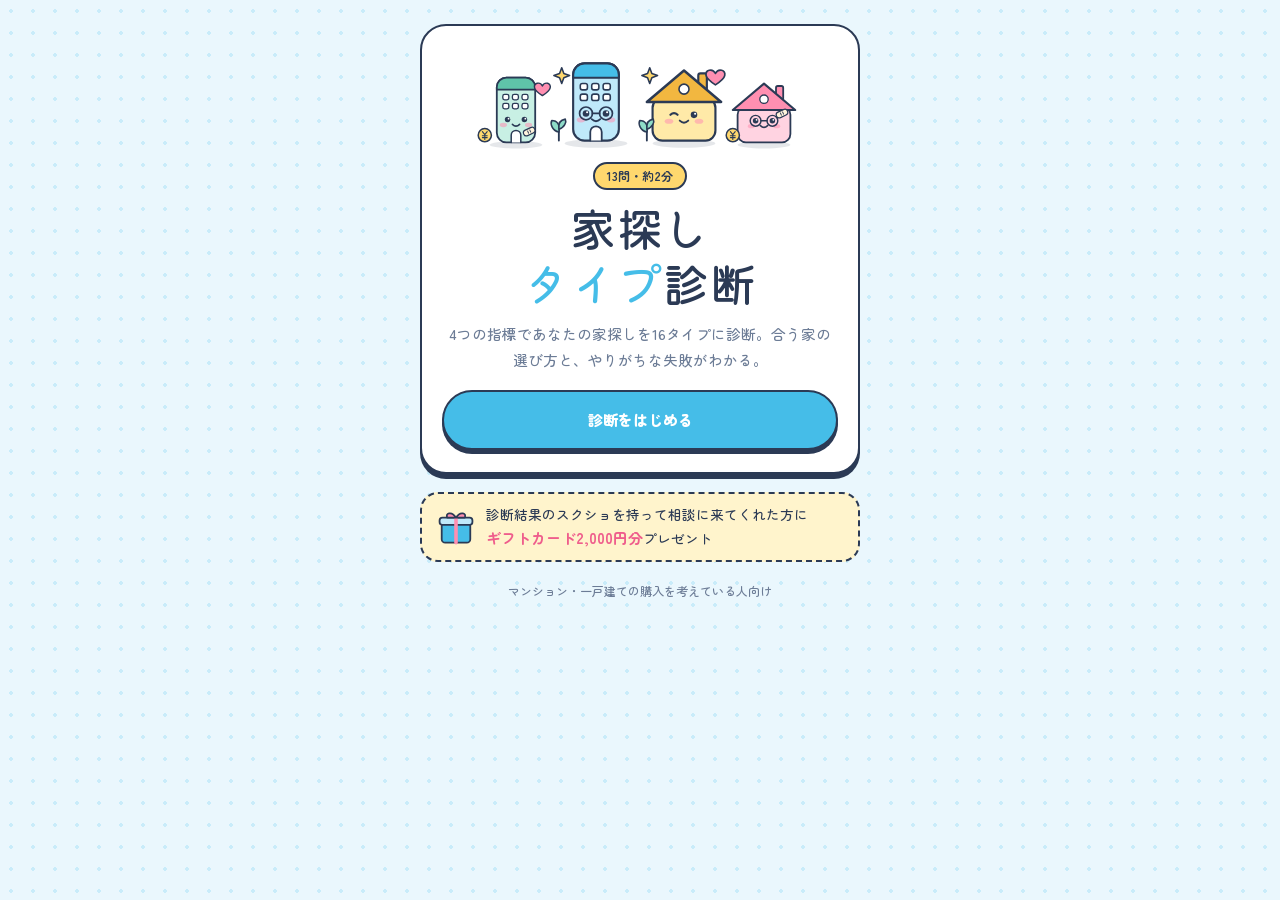
<file: index.html>
<!doctype html>
<html lang="ja">
<head>
<meta charset="utf-8">
<meta name="viewport" content="width=device-width, initial-scale=1, viewport-fit=cover">
<meta property="og:type" content="website">
<meta property="og:title" content="家探しタイプ診断｜あなたはどのおうちタイプ？">
<meta property="og:description" content="13の質問で、あなたの家探しスタイルを16タイプから診断。株式会社Lim">
<meta name="twitter:card" content="summary">
<style>:root{padding-top:env(safe-area-inset-top,0px);padding-bottom:env(safe-area-inset-bottom,0px)}body{margin:0}img{max-width:100%}[hidden]{display:none!important}</style>
<title>家探しタイプ診断</title>
<meta name="description" content="13の質問で、あなたの家探しスタイルを16タイプから診断します。">
<link rel="preconnect" href="https://fonts.googleapis.com">
<link rel="preconnect" href="https://fonts.gstatic.com" crossorigin>
<link href="https://fonts.googleapis.com/css2?family=Kiwi+Maru:wght@500&family=Zen+Maru+Gothic:wght@500;700;900&display=swap" rel="stylesheet">
<style>
/* Layout: 水色の水玉の上に一列。家のキャラクターが主役で、結果カードはそのままスクショできる縦長ステッカー風 */
:root{
  --bg:#eaf7fd;
  --dot:#c9ecfa;
  --card:#ffffff;
  --ink:#2b3a55;
  --ink-soft:#6c7c96;
  --sky:#45bde8;
  --sky-soft:#d8f2fc;
  --pink:#ff8fb1;
  --pink-soft:#ffe3ec;
  --mint:#8fdcc8;
  --mint-soft:#dcf5ee;
  --butter:#ffd86e;
  --butter-soft:#fff4cc;
  --f-display:"Kiwi Maru","Zen Maru Gothic","Hiragino Maru Gothic ProN",sans-serif;
  --f-body:"Zen Maru Gothic","Hiragino Maru Gothic ProN","Hiragino Sans",sans-serif;
  color-scheme:light;
}
*{box-sizing:border-box}
html,body{height:100%}
body{
  background-color:var(--bg);
  background-image:radial-gradient(var(--dot) 1.8px,transparent 1.9px);
  background-size:22px 22px;
  color:var(--ink);font-family:var(--f-body);font-weight:500;font-size:15px;line-height:1.85;
  padding-inline:16px;padding-block:24px 48px;
  -webkit-font-smoothing:antialiased;word-break:auto-phrase;overflow-wrap:anywhere;
}
.stage{max-width:440px;margin-inline:auto;display:flex;flex-direction:column;gap:20px}
button{font:inherit;color:inherit}
button:focus-visible,a:focus-visible{outline:3px solid var(--pink);outline-offset:3px}
.screen{display:flex;flex-direction:column;gap:18px}

/* topbar */
.topbar{display:flex;align-items:center;gap:12px;min-height:28px}
.back{background:var(--card);border:2px solid var(--ink);border-radius:999px;padding:2px 12px;font-size:12.5px;font-weight:700;cursor:pointer}
.track{flex:1;height:12px;background:var(--card);border:2px solid var(--ink);border-radius:999px;overflow:hidden}
.track i{display:block;height:100%;width:0;background:var(--sky);border-radius:999px;transition:width .4s ease}
.step{font-size:12.5px;font-weight:700;font-variant-numeric:tabular-nums;white-space:nowrap}

/* common */
.panel{background:var(--card);border:2.5px solid var(--ink);border-radius:26px;box-shadow:0 5px 0 var(--ink)}
.pill{display:inline-block;border:2px solid var(--ink);border-radius:999px;padding:1px 12px;font-size:12px;font-weight:700;background:var(--butter)}
.btn{display:flex;justify-content:center;align-items:center;gap:8px;padding:14px 12px;border:2.5px solid var(--ink);border-radius:999px;background:var(--card);color:var(--ink);text-decoration:none;font-weight:900;font-size:15px;cursor:pointer;box-shadow:0 4px 0 var(--ink);transition:transform .1s,box-shadow .1s}
.btn:active{transform:translateY(3px);box-shadow:0 1px 0 var(--ink)}
.btn.sky{background:var(--sky);color:#fff}
.btn.pink{background:var(--pink);color:#fff}
.btn.small{padding:9px 12px;font-size:13.5px;font-weight:700}

/* intro */
.hero{padding:26px 20px 22px;text-align:center;display:flex;flex-direction:column;align-items:center;gap:10px}
.cast{display:flex;justify-content:center;align-items:flex-end}
.cast svg{width:84px;height:84px;margin-inline:-6px}
.cast svg:nth-child(2),.cast svg:nth-child(3){width:100px;height:100px}
.hero h1{font-family:var(--f-display);font-weight:500;font-size:clamp(36px,10.5vw,46px);line-height:1.2;margin:0;letter-spacing:.02em;text-wrap:balance}
.hero h1 span{color:var(--sky)}
.hero p{margin:0;color:var(--ink-soft);font-size:14.5px}
.axes{display:grid;grid-template-columns:1fr 1fr;gap:8px;width:100%;margin-top:4px}
.axes div{background:var(--sky-soft);border:2px solid var(--ink);border-radius:16px;padding:7px 8px;font-size:12.5px;line-height:1.5;text-align:center}
.axes b{display:block;font-size:14px;font-weight:900}
.gift-mini{display:flex;align-items:center;gap:10px;background:var(--butter-soft);border:2px dashed var(--ink);border-radius:18px;padding:10px 14px;text-align:left;font-size:13.5px;line-height:1.6}
.gift-mini svg{width:40px;height:40px;flex-shrink:0}
.gift-mini b{color:#ef5d8c;font-size:15px}
.meta{font-size:12px;color:var(--ink-soft);margin:0;text-align:center}

/* question */
.qcard{padding:22px 18px 24px;display:flex;flex-direction:column;gap:14px}
.q-tag{margin:0;display:flex;align-items:center;gap:8px;font-size:12.5px;font-weight:700;color:var(--ink-soft);flex-wrap:wrap}
.q-tag .pill{background:var(--sky);color:#fff}
.q-text{font-family:var(--f-display);font-weight:500;font-size:clamp(22px,6.2vw,26px);line-height:1.55;margin:0;text-wrap:balance}
.opts{display:flex;flex-direction:column;gap:10px}
.opt{text-align:left;background:var(--card);border:2.5px solid var(--ink);border-radius:18px;padding:12px 14px 12px 52px;font-size:14.5px;font-weight:700;line-height:1.55;cursor:pointer;position:relative;box-shadow:0 3px 0 var(--ink);transition:transform .1s,box-shadow .1s,background .15s}
.opt::before{content:attr(data-k);position:absolute;left:12px;top:50%;transform:translateY(-50%);width:28px;height:28px;border-radius:50%;border:2px solid var(--ink);display:grid;place-items:center;font-size:13px;font-weight:900;background:var(--card)}
.opt:hover{border-color:var(--sky)}
.opt:active,.opt.chosen{transform:translateY(3px);box-shadow:0 0 0 var(--ink)}
.opt.chosen{background:var(--sky-soft)}
.opt.chosen::before{background:var(--sky);color:#fff}
.peek{display:flex;justify-content:center}
.peek svg{width:88px;height:88px}

/* blood */
.blood-grid{display:grid;grid-template-columns:1fr 1fr;gap:12px}
.bt{border:2.5px solid var(--ink);border-radius:22px;padding:18px 0;font-family:var(--f-display);font-size:30px;line-height:1;cursor:pointer;box-shadow:0 4px 0 var(--ink);transition:transform .1s,box-shadow .1s}
.bt small{font-size:15px;margin-left:2px}
.bt{background:var(--card)}
.bt:hover{border-color:var(--sky)}
.bt:active{transform:translateY(3px);box-shadow:0 1px 0 var(--ink);background:var(--sky-soft)}
.skip{background:none;border:0;color:var(--ink-soft);text-decoration:underline;font-size:13.5px;cursor:pointer;padding:6px}
.blood-head{display:flex;align-items:center;gap:12px}
.blood-head b{width:56px;height:56px;border-radius:50%;border:2.5px solid var(--ink);background:var(--pink-soft);display:grid;place-items:center;font-family:var(--f-display);font-weight:500;font-size:22px;flex-shrink:0}
.blood-head p{margin:0;font-weight:700;line-height:1.6}
.blood-tip{background:var(--bg);border-radius:16px;padding:12px 14px;font-size:14px}
.blood-tip strong{display:block;font-size:12.5px;color:var(--ink-soft)}
.r-code:has(.bl[hidden]){display:none}
.r-code .bl{font-size:16px;letter-spacing:.04em;-webkit-text-stroke:0;color:var(--ink);background:var(--pink-soft);border:2px solid var(--ink);border-radius:999px;padding:0 10px;vertical-align:middle;margin-left:4px}

/* loading */
.loading{align-items:center;text-align:center;padding-top:60px;gap:14px}
.loading svg{width:130px;height:130px;animation:hop .7s ease-in-out infinite alternate}
.loading p{font-family:var(--f-display);font-size:20px;margin:0}
@keyframes hop{from{transform:translateY(0)}to{transform:translateY(-14px)}}

/* result card (screenshot) */
.shot-hint{margin:0;text-align:center;font-size:13px;font-weight:700;color:var(--sky)}
.rcard{overflow:hidden;text-align:center}
.rcard-top{background:var(--sky);color:#fff;font-weight:900;font-size:13px;letter-spacing:.12em;padding:7px;border-bottom:2.5px solid var(--ink)}
.rcard-body{padding:16px 18px 6px;display:flex;flex-direction:column;align-items:center;gap:6px;background:radial-gradient(circle at 50% 30%,var(--sky-soft),transparent 62%)}
.rcard-body svg{width:170px;height:170px}
.r-code{margin:0;font-family:var(--f-display);font-size:30px;letter-spacing:.14em;line-height:1.2;color:var(--sky);-webkit-text-stroke:1px var(--ink)}
.r-code small{font-size:14px;letter-spacing:.04em;-webkit-text-stroke:0;color:var(--ink)}
.r-name{font-family:var(--f-display);font-weight:500;font-size:clamp(26px,7.4vw,32px);line-height:1.3;margin:2px 0 0;text-wrap:balance}
.r-catch{margin:0;font-size:14px;color:var(--ink-soft);line-height:1.7}
.tags{display:flex;flex-wrap:wrap;justify-content:center;gap:6px;margin:8px 0 10px}
.tag{font-size:12px;font-weight:700;border-radius:999px;padding:2px 10px;background:var(--sky-soft);border:1.5px solid var(--ink)}
.coupon{margin:4px 14px 14px;border:2.5px dashed var(--ink);border-radius:18px;background:var(--butter-soft);padding:10px 12px;display:flex;align-items:center;gap:10px;text-align:left}
.coupon svg{width:52px;height:52px;flex-shrink:0}
.coupon p{margin:0;font-size:12.5px;line-height:1.55;font-weight:700}
.coupon strong{display:block;font-family:var(--f-display);font-weight:500;font-size:20px;color:#ef5d8c;line-height:1.35}
.rcard-foot{border-top:2px solid var(--ink);padding:6px;font-size:11.5px;font-weight:700;color:var(--ink-soft);letter-spacing:.04em}

/* detail blocks */
.sec{padding:20px 18px;display:flex;flex-direction:column;gap:10px}
.sec h3{margin:0;font-family:var(--f-display);font-weight:500;font-size:19px;display:flex;align-items:center;gap:8px}
.sec h3 i{width:12px;height:12px;border-radius:50%;border:2px solid var(--ink);flex-shrink:0;background:var(--sky)}
.sec p{margin:0}
.spec{list-style:none;margin:0;padding:0;display:grid;gap:6px}
.spec li{display:grid;grid-template-columns:5em 1fr;gap:10px;font-size:14px;padding:6px 10px;border-radius:12px;background:var(--bg)}
.spec li b{color:var(--ink-soft);font-size:12.5px}
.pit{background:var(--pink-soft);border-radius:16px;padding:12px 14px;font-size:14.5px}

.letters{display:grid;gap:12px}
.letter{display:grid;grid-template-columns:44px 1fr;gap:12px;align-items:start}
.letter > b{width:44px;height:44px;border-radius:14px;border:2px solid var(--ink);display:grid;place-items:center;font-size:20px;font-weight:900;background:var(--sky-soft)}
.letter:nth-child(2) > b{background:var(--mint-soft)}
.letter:nth-child(3) > b{background:var(--butter-soft)}
.letter:nth-child(4) > b{background:var(--pink-soft)}
.letter > div{min-width:0;font-size:14px;line-height:1.7}
.letter strong{display:block;font-size:15px}
.letter span{display:block;color:var(--ink-soft);font-size:13px}
.meterbar{display:grid;grid-template-columns:auto 1fr auto;gap:6px;align-items:center;font-size:11.5px;font-weight:900;margin:2px 0 4px}
.bar{height:12px;border:2px solid var(--ink);border-radius:999px;background:var(--card);position:relative;overflow:hidden}
.bar i{position:absolute;top:0;bottom:0;background:var(--sky)}

.compat{display:grid;grid-template-columns:1fr 1fr;gap:10px}
.compat > div{padding:12px 10px;display:flex;flex-direction:column;align-items:center;text-align:center;gap:2px;min-width:0}
.compat svg{width:70px;height:70px}
.compat small{font-size:11.5px;font-weight:700;color:var(--ink-soft)}
.compat strong{font-family:var(--f-display);font-weight:500;font-size:14px;line-height:1.4}
.compat em{font-style:normal;font-size:12px;font-weight:900;letter-spacing:.08em;color:var(--sky)}

/* consult CTA */
.consult{background:var(--sky-soft);padding:22px 18px;display:flex;flex-direction:column;gap:14px}
.consult h3{margin:0;font-family:var(--f-display);font-weight:500;font-size:24px;line-height:1.35;text-align:center;text-wrap:balance}
.consult h3 span{color:var(--sky);-webkit-text-stroke:.6px var(--ink)}
.consult ul{list-style:none;margin:0;padding:0;display:grid;gap:8px}
.consult li{background:var(--card);border:2px solid var(--ink);border-radius:16px;padding:10px 12px;font-size:14px;line-height:1.6;display:grid;grid-template-columns:28px 1fr;gap:8px;align-items:center}
.consult li b{width:28px;height:28px;border-radius:50%;background:var(--butter);border:2px solid var(--ink);display:grid;place-items:center;font-size:13px}
.howto{background:var(--card);border:2.5px dashed var(--ink);border-radius:18px;padding:14px;font-size:14px;text-align:center;display:flex;flex-direction:column;gap:10px}
.howto p{margin:0}
.howto strong{color:#ef5d8c}
.handle{font-family:var(--f-display);font-size:22px;letter-spacing:.02em;user-select:all}
.ig-row{display:grid;grid-template-columns:1fr auto;gap:8px}
.fine{margin:0;font-size:11.5px;color:var(--ink-soft);line-height:1.7}

.share{display:grid;grid-template-columns:1fr 1fr;gap:10px}
.share .wide{grid-column:1/-1}
.btn.copied{background:var(--butter)}
.credit{font-size:11.5px;font-weight:700;letter-spacing:.04em;text-align:center;color:var(--ink-soft);margin:4px 0 0;line-height:1.7}

@media (max-width:370px){.rcard-body svg{width:140px;height:140px}.opt{font-size:13.5px}}
@media (prefers-reduced-motion:reduce){*{transition:none!important;animation:none!important}}
</style>

</head>
<body>
<div class="stage">
  <div class="topbar" id="topbar" hidden>
    <button class="back" id="backBtn" type="button">← もどる</button>
    <div class="track"><i id="trackFill"></i></div>
    <div class="step" id="stepLabel"></div>
  </div>

  <!-- INTRO -->
  <section class="screen" id="s-intro">
    <div class="panel hero">
      <div class="cast" id="introCast"></div>
      <span class="pill">13問・約2分</span>
      <h1>家探し<br><span>タイプ</span>診断</h1>
      <p>4つの指標であなたの家探しを16タイプに診断。合う家の選び方と、やりがちな失敗がわかる。</p>
      <button class="btn sky" id="startBtn" type="button" style="width:100%;margin-top:6px">診断をはじめる</button>
    </div>
    <div class="gift-mini" id="introGift"></div>
    <p class="meta">マンション・一戸建ての購入を考えている人向け</p>
  </section>

  <!-- QUESTION -->
  <section class="screen" id="s-q" hidden>
    <div class="peek" id="qPeek"></div>
    <div class="panel qcard">
      <p class="q-tag"><span class="pill" id="qNum"></span></p>
      <p class="q-text" id="qText"></p>
      <div class="opts" id="qOpts"></div>
    </div>
  </section>

  <!-- BLOOD -->
  <section class="screen" id="s-blood" hidden>
    <div class="peek" id="bPeek"></div>
    <div class="panel qcard">
      <p class="q-tag"><span class="pill">最後</span>血液型で性格診断もプラス</p>
      <p class="q-text">あなたの血液型は？</p>
      <div class="blood-grid" id="bloodGrid">
        <button class="bt" type="button" data-b="A">A<small>型</small></button>
        <button class="bt" type="button" data-b="B">B<small>型</small></button>
        <button class="bt" type="button" data-b="O">O<small>型</small></button>
        <button class="bt" type="button" data-b="AB">AB<small>型</small></button>
      </div>
      <button class="skip" id="bloodSkip" type="button">わからない・スキップ</button>
    </div>
  </section>

  <!-- LOADING -->
  <section class="screen loading" id="s-load" hidden>
    <div id="loadFig"></div>
    <p>おうちを探しています…</p>
  </section>

  <!-- RESULT -->
  <section class="screen" id="s-result" hidden>
    <p class="shot-hint">↓ このカードをスクショしてね</p>

    <div class="panel rcard">
      <div class="rcard-top">家探しタイプ診断</div>
      <div class="rcard-body">
        <div id="rFig"></div>
        <p class="r-code"><span class="bl" id="rBlood" hidden></span></p>
        <h2 class="r-name" id="rName"></h2>
        <p class="r-catch" id="rCatch"></p>
        <div class="tags" id="rTags"></div>
      </div>
      <div class="coupon">
        <span id="cpIcon"></span>
        <p>この画面を持って相談に来てくれた方に<strong>ギフトカード2,000円分</strong>プレゼント</p>
      </div>
      <div class="rcard-foot">株式会社Lim ／ Instagram @lim.co.ltd</div>
    </div>

    <div class="panel sec">
      <h3><i></i>このタイプの家の選び方</h3>
      <p id="rDesc"></p>
      <ul class="spec" id="rSpec"></ul>
    </div>

    <div class="panel sec">
      <h3><i style="background:var(--pink)"></i>このタイプの落とし穴</h3>
      <p class="pit" id="rPit"></p>
    </div>

    <div class="panel sec">
      <h3><i style="background:var(--butter)"></i>4つの指標で見るあなた</h3>
      <div class="letters" id="rLetters"></div>
    </div>

    <div class="panel sec" id="bloodSec" hidden>
      <h3><i style="background:var(--pink)"></i><span id="bloodTitle"></span></h3>
      <div class="blood-head"><b id="bloodMark"></b><p id="bloodChar"></p></div>
      <p class="blood-tip"><strong id="bloodTipHead"></strong><span id="bloodTip"></span></p>
    </div>

    <div class="compat">
      <div class="panel"><span id="gFig"></span><small>一緒に探すと◎</small><strong id="gName"></strong></div>
      <div class="panel"><span id="bFig"></span><small>意見が割れがち</small><strong id="bName"></strong></div>
    </div>

    <div class="panel consult">
      <h3>家探しは、<br><span>まず相談</span>から。</h3>
      <ul>
        <li><b>1</b><span>年収と貯金から、無理のない予算とローンの目安を出す</span></li>
        <li><b>2</b><span>あなたのタイプに合うエリアと物件の探し方を一緒に決める</span></li>
        <li><b>3</b><span>新築なら、提携ハウスメーカーとの家づくりまでつなぐ</span></li>
      </ul>
      <div class="howto">
        <p>Instagramの公式アカウントに<br><strong>「診断見た」</strong>とスクショをDMするだけ。</p>
        <p class="handle">@lim.co.ltd</p>
        <div class="ig-row">
          <a class="btn pink" href="https://www.instagram.com/lim.co.ltd/" target="_blank" rel="noopener">Instagramを開く</a>
          <button class="btn small" id="copyHandle" type="button">IDをコピー</button>
        </div>
        <p style="font-size:13px">相談は来店でもオンラインでもOK。</p>
      </div>
      <p class="fine">※ギフトカードは初回のご相談をされた方が対象です。お一人様1回限り。契約・購入の有無は問いません。キャンペーンは予告なく終了する場合があります。</p>
    </div>

    <div class="share">
      <a class="btn" id="shareX" href="#" target="_blank" rel="noopener">𝕏でシェア</a>
      <a class="btn" id="shareTh" href="#" target="_blank" rel="noopener">Threadsでシェア</a>
      <button class="btn sky wide" id="copyBtn" type="button">結果とリンクをコピー</button>
      <button class="btn small wide" id="retryBtn" type="button">もう一度診断する</button>
    </div>
    <p class="credit">家探しタイプ診断 / 株式会社Lim<br>血液型の性格はお楽しみ要素です。</p>
  </section>
</div>

<script>
(function(){
"use strict";
var SHARE_URL = "https://mmrlmmrl0628-bot.github.io/ie-shindan/";

/* 4つの指標 */
var AX = {
  EI:{a:"E",b:"I",ta:"街派",tb:"家派",q:"暮らす場所"},
  SN:{a:"S",b:"N",ta:"完成品派",tb:"つくる派",q:"建物の選び方"},
  TF:{a:"T",b:"F",ta:"数字派",tb:"気持ち派",q:"大事にするもの"},
  JP:{a:"J",b:"P",ta:"計画派",tb:"出会い派",q:"決め方"}
};
var ORDER = ["EI","SN","TF","JP"];
var W = [3,1,-1,-3];  /* 左ほど a 側、右ほど b 側。奇数の重みなので引き分けにならない */

var Q = [
  {ax:"EI",t:"家を買おうと思ったきっかけに一番近いのは？",o:["通勤・通学をもっと楽にしたい","今の街が気に入っていて住み続けたい","子どもや家族のために家を持ちたい","もっと広い家に住みたい"]},
  {ax:"SN",t:"新築と中古、気持ちに近いのは？",o:["せっかくのマイホームは新築がいい","築浅なら中古でもいい","立地がよければ築年数は気にしない","手頃な中古を買ってリフォームしたい"]},
  {ax:"TF",t:"家を持ちたい理由に近いのは？",o:["家賃を払い続けるのがもったいない","老後の住まいを確保しておきたい","家族が安心して暮らせる場所がほしい","自分の好きなように暮らしたい"]},
  {ax:"JP",t:"家探しで最初にすることは？",o:["年収と貯金から予算を計算する","ネットで相場や物件をひと通り調べる","住宅展示場やモデルルームに行ってみる","気になる物件があればまず見に行く"]},
  {ax:"EI",t:"エリア選びで一番重視するのは？",o:["駅からの近さ・通勤時間","スーパーや病院など生活の便利さ","治安や街の雰囲気","公園や緑など周りの環境"]},
  {ax:"SN",t:"物件を見るとき、一番気になるのは？",o:["耐震性・断熱性などの性能","キッチンやお風呂など設備の新しさ","価格と立地のバランス","リフォームでどう変えられるか"]},
  {ax:"TF",t:"間取りを選ぶ基準は？",o:["将来売りやすい、一般的な間取り","部屋数が多く使い回しやすい間取り","家事がしやすい生活動線","趣味や好きなことができる空間"]},
  {ax:"JP",t:"見学する物件の数は？",o:["10件以上は比べたい","5件くらい見てから決めたい","2〜3件で決めそう","気に入った1件があれば決める"]},
  {ax:"EI",t:"同じ予算なら、どれを選ぶ？",o:["駅近のマンション","駅近で少しコンパクトな戸建て","駅からバス便の広い戸建て","郊外の土地付き注文住宅"]},
  {ax:"SN",t:"家にかける予算、どこに使う？",o:["建物そのもののグレード","最新の設備","物件価格を抑えて立地に回す","購入費を抑えて内装に回す"]},
  {ax:"TF",t:"10年後のこの家は？",o:["住み替えるときに高く売れていてほしい","いざというとき貸せるとうれしい","子どもの成長に合わせて住み続けたい","ずっと住む。売ることは考えていない"]},
  {ax:"JP",t:"購入までの期間のイメージは？",o:["1年以上かけてじっくり","半年〜1年くらい","3〜6か月くらい","いい物件があれば1か月以内"]}
];

var T = {
 ESFJ:["シティ派プランナー","駅近・築浅。条件はぜんぶ表で管理する。","通勤時間を削って、暮らしの時間を増やしたい人。物件は条件で絞り、比べてから動く。決めた後に後悔しないタイプ。","条件を増やしすぎて候補がゼロになる。譲れない条件は3つまでに絞る。"],
 ESTJ:["資産価値ハンター","買う前から、売るときの価格を見ている。","駅距離・築年数・周辺の成約価格。数字で資産性を読む人。住まいを「持つ資産」として選ぶ。","資産性ばかり見て、自分が住みにくい部屋を選びがち。毎日住むのは自分。"],
 ESFP:["眺望ひと目惚れ派","ドアを開けた瞬間に、もう決まっている。","駅近の新しいマンションを、窓からの景色と空気感で選ぶ人。毎日の気分の上がり方を大事にする。","管理費・修繕積立金を見落としやすい。ローンと合わせた月々の総額で判断する。"],
 ESTP:["再開発エリア先取り派","これから伸びる街を、嗅ぎ分ける。","新駅・再開発・大型商業施設。街の変化に敏感で、勘で先回りする人。早く動ける分、当たりも大きい。","計画は延期や変更もある。自治体が公表している資料で裏を取ってから決める。"],
 ENFJ:["駅近リノベ計算派","新築の予算で、駅近中古と理想の内装。","立地は妥協せず、建物は中古で賢く選ぶ人。リノベ費用まで含めた総額で比べる。","管理規約でできないリノベがある。床材や水回りの制限は購入前に確認する。"],
 ENTJ:["割安物件の目利き","相場より安い理由を、必ず調べる。","成約事例と比べて割安な中古を見つける人。安さの理由が許容範囲なら迷わず買う。","修繕積立金の残高と大規模修繕の予定。ここが弱いと割安ではなくなる。"],
 ENFP:["ヴィンテージ街暮らし派","古いマンションほど、愛着がわく。","好きな街の、味のある建物に住みたい人。新しさより雰囲気と立地を選ぶ。","旧耐震基準の建物は、ローンや税制で不利になることがある。建築時期は必ず確認する。"],
 ENTP:["掘り出し物ハンター","新着通知は、誰より早く見る。","立地のいい中古を、直感とスピードで押さえる人。いい物件ほど早く決まると知っている。","急ぐほど見落としが増える。建物状況調査（インスペクション）だけは省かない。"],
 ISFJ:["注文住宅の設計魔","間取り図を、自分で描いてしまう。","広さと生活動線にこだわり、仕様を一つずつ決めたい人。家づくりの過程そのものを楽しめる。","こだわるほど予算が膨らむ。土地・建物・諸費用の合計で上限を先に決める。"],
 ISTJ:["高性能住宅マニア","断熱等級と耐震等級から見る。","性能の数字で家を選ぶ人。光熱費や将来の評価まで計算して新築を選ぶ。","性能の数字だけでは街の住みやすさはわからない。周辺は朝と夜の2回歩く。"],
 ISFP:["庭付きマイホーム派","芝生の庭と、家族それぞれの部屋。","広い家と庭のある暮らしを思い描ける人。家族の時間を一番に考えて選ぶ。","駅や学校までの距離を「車があるから」で流しがち。家族全員の動線で確認する。"],
 ISTP:["新しい街の開拓者","まだ何もない分譲地に、未来を見る。","開発中の分譲地や新しい住宅街に可能性を感じる人。街と一緒に育つ暮らしを選ぶ。","生活インフラが揃うまで時間がかかる。スーパー・病院・学校の計画を確認する。"],
 INFJ:["中古戸建てリノベ計画派","広い家を、予算内で手に入れる。","新築では届かない広さを、中古戸建てとリノベで実現する人。工事費まで含めて計画を立てる。","見えない部分の劣化。購入前に建物状況調査を入れて、工事費を確定させる。"],
 INTJ:["土地値重視の現実派","建物より、土地を買っている。","建物の価値は下がっても土地は残る、と考える人。土地の形・接道・用途地域まで見る。","再建築できない土地や接道の問題。安い土地には理由がある。"],
 INFP:["古民家ロマン派","梁と縁側に、ひと目で落ちる。","古い家の佇まいに惹かれ、手をかけて住みたい人。暮らしを自分で育てるタイプ。","耐震・断熱の改修費が想定を超えやすい。自治体の補助金も合わせて調べる。"],
 INTP:["一点物の発掘家","他の人が見逃す物件に、価値を見つける。","売りに出たばかりの個性ある戸建てや土地に反応する人。勘の良さが武器になる。","個性的な物件は、売るときの買い手が限られる。出口まで考えておく。"]
};

var L = {
  E:["街派","人や街からエネルギーをもらう。駅近と便利さで暮らしが回る。","内見は誰かと一緒に。担当者にどんどん質問するほど、いい情報が集まる。","街"],
  I:["家派","家で充電する。広さと静けさが暮らしの質を決める。","内見はひとりでじっくり見る時間をもらう。聞きたいことはメモにして先に送る。","家"],
  S:["完成品派","今見えるものを信じる。完成した新築・築浅がしっくりくる。","モデルルームより実際の物件を数多く見る。見るほど判断の精度が上がる。","新"],
  N:["つくる派","まだない姿を想像できる。中古＋リノベで理想を形にできる。","リノベ後のイメージ図や、街の将来計画を資料でもらう。それが決め手になる。","創"],
  T:["数字派","数字で納得して決める。資産価値と売りやすさを見る。","返済額と諸費用のシミュレーションを最初に出してもらう。","数"],
  F:["気持ち派","気持ちで決める。住み心地と家族の居心地を見る。","家族全員が「ここがいい」と言える物件を探す。一人の我慢で決めない。","心"],
  J:["計画派","比べてから決める。予定が決まると動きやすい。","入居したい時期から逆算して、スケジュールを先に組む。","計"],
  P:["出会い派","いい物件に出会ってから動く。チャンスに強い。","ローンの事前審査だけは先に済ませる。出会った瞬間に申し込める。","縁"]
};

var BLOOD = {
  A:["几帳面で慎重。準備を整えてから動く。","書類や契約内容を丁寧に読めるのが強み。比べすぎて決められないときは、決める期限を先に置く。"],
  B:["マイペースで好奇心旺盛。好きなものに一直線。","譲れない1点がはっきりしている。そこさえ満たせば、ほかの条件は柔軟でいい。"],
  O:["おおらかで行動力がある。人とのつながりを大事にする。","決断が早い。勢いで決める前に、周辺の環境だけは自分の足で確かめる。"],
  AB:["冷静で合理的。独自の感性も持っている。","物件を客観的に比べられる。気持ちが追いつかないときは、そこで暮らす自分を想像してみる。"]
};

function spec(c){
  return [
    ["種別", c[0]==="E"?"マンション":"一戸建て"],
    ["立地", c[0]==="E"?"駅徒歩10分以内":"広さと環境を優先"],
    ["築年数", c[1]==="S"?"新築・築浅":"中古＋リノベーション"],
    ["重視", c[2]==="T"?"資産価値・売りやすさ":"住み心地・生活動線"],
    ["決め方", c[3]==="J"?"条件を比べて絞る":"内見の第一印象"]
  ];
}

/* ---------- おうちキャラ ---------- */
var BODY = {ES:["#bfe9fa","#45bde8"],EN:["#c8f0e4","#5fc4a9"],IS:["#ffeaa8","#f2b740"],IN:["#ffd3e1","#ff8fb1"]};
var INK="#2b3a55";
function chara(c,mood){
  var col=BODY[c[0]+c[1]], body=col[0], roof=col[1], tall=c[0]==="E";
  var s='<svg viewBox="0 0 140 140" xmlns="http://www.w3.org/2000/svg" stroke="'+INK+'" stroke-width="3" stroke-linejoin="round" stroke-linecap="round" aria-hidden="true">';
  s+='<ellipse cx="70" cy="128" rx="44" ry="6" fill="'+INK+'" opacity=".12" stroke="none"/>';
  var ey;
  if(tall){
    s+='<rect x="38" y="16" width="64" height="108" rx="16" fill="'+body+'"/>';
    s+='<path d="M38 36V32a16 16 0 0 1 16-16h32a16 16 0 0 1 16 16v4Z" fill="'+roof+'"/>';
    for(var r=0;r<2;r++)for(var k=0;k<3;k++) s+='<rect x="'+(48+k*16)+'" y="'+(44+r*15)+'" width="10" height="9" rx="3" fill="#fff" stroke-width="2.2"/>';
    s+='<path d="M62 124v-12a8 8 0 0 1 16 0v12" fill="#fff" stroke-width="2.5"/>';
    ey=86;
  } else {
    s+='<rect x="26" y="64" width="88" height="60" rx="14" fill="'+body+'"/>';
    s+='<rect x="90" y="30" width="12" height="24" rx="3" fill="'+roof+'"/>';
    s+='<path d="M18 70L70 26L122 70Z" fill="'+roof+'" stroke-width="3.5"/>';
    s+='<circle cx="70" cy="52" r="7" fill="#fff" stroke-width="2.2"/>';
    ey=88;
  }
  var lx=56, rx=84;
  function eye(x){return '<circle cx="'+x+'" cy="'+ey+'" r="4.6" fill="'+INK+'" stroke="none"/><circle cx="'+(x+1.6)+'" cy="'+(ey-1.6)+'" r="1.5" fill="#fff" stroke="none"/>';}
  s+= mood==="wink" ? '<path d="M'+(lx-5)+' '+ey+'q5 -5 10 0" fill="none"/>' : eye(lx);
  s+= eye(rx);
  s+='<ellipse cx="'+(lx-7)+'" cy="'+(ey+9)+'" rx="6" ry="3.6" fill="#ff8fb1" opacity=".55" stroke="none"/><ellipse cx="'+(rx+7)+'" cy="'+(ey+9)+'" rx="6" ry="3.6" fill="#ff8fb1" opacity=".55" stroke="none"/>';
  s+='<path d="M64 '+(ey+8)+'q6 6 12 0" fill="none" stroke-width="2.6"/>';
  /* J: めがね / P: ハート */
  if(c[3]==="J") s+='<g fill="none" stroke-width="2.4"><circle cx="'+lx+'" cy="'+ey+'" r="9"/><circle cx="'+rx+'" cy="'+ey+'" r="9"/><path d="M'+(lx+9)+' '+ey+'h'+(rx-lx-18)+'"/></g>';
  else s+='<path d="M114 30c-4-8-15-5-13 3c1 5 7 9 13 13c6-4 12-8 13-13c2-8-9-11-13-3Z" fill="#ff8fb1" stroke-width="2.4"/>';
  /* S: きらきら / N: ばんそうこう */
  if(c[1]==="S") s+='<path d="M22 22l3 8l8 3l-8 3l-3 8l-3-8l-8-3l8-3Z" fill="#ffd86e" stroke-width="2.2"/>';
  else { var bx=tall?82:90, by=tall?101:71;
    s+='<g transform="rotate(-25 '+(bx+10)+' '+(by+5)+')"><rect x="'+bx+'" y="'+by+'" width="20" height="10" rx="5" fill="#fff4dc" stroke-width="2"/><path d="M'+(bx+8)+' '+(by+3)+'v4M'+(bx+12)+' '+(by+3)+'v4" stroke-width="1.5"/></g>'; }
  /* F: はっぱ / T: コイン */
  if(c[2]==="F") s+='<path d="M18 124v-16" stroke-width="2.6"/><path d="M18 112c-10-2-12-12-10-16c8 0 12 6 10 16Z" fill="#8fdcc8" stroke-width="2.2"/><path d="M18 108c8-2 11-10 9-14c-7 1-10 6-9 14Z" fill="#8fdcc8" stroke-width="2.2"/>';
  else s+='<circle cx="18" cy="112" r="11" fill="#ffd86e" stroke-width="2.5"/><path d="M14 106l4 5l4-5M18 111v8M14 113h8M14 116h8" fill="none" stroke-width="1.8"/>';
  return s+'</svg>';
}
function giftIcon(){
  return '<svg viewBox="0 0 56 56" xmlns="http://www.w3.org/2000/svg" stroke="'+INK+'" stroke-width="2.5" stroke-linejoin="round" stroke-linecap="round" aria-hidden="true"><rect x="8" y="22" width="40" height="28" rx="5" fill="#45bde8"/><rect x="5" y="15" width="46" height="10" rx="4" fill="#bfe9fa"/><path d="M28 15v35" stroke-width="5" stroke="#ff8fb1"/><path d="M28 15c-6-10-16-6-12 0Zm0 0c6-10 16-6 12 0Z" fill="#ff8fb1"/></svg>';
}

/* ---------- 状態 ---------- */
var $=function(id){return document.getElementById(id)};
var answers=[], idx=0, blood=null;
var SCREENS=["s-intro","s-q","s-blood","s-load","s-result"];
var TOTAL=Q.length+1;
function show(id){
  SCREENS.forEach(function(s){$(s).hidden=(s!==id)});
  $("topbar").hidden=(id==="s-intro"||id==="s-load");
  window.scrollTo(0,0);
}

function scores(){
  var sc={}; ORDER.forEach(function(a){sc[a]=0});
  Q.forEach(function(q,i){ if(answers[i]!==undefined) sc[q.ax]+=W[answers[i]]; });
  return sc;
}
function codeOf(sc){
  return ORDER.map(function(a){return sc[a]>=0?AX[a].a:AX[a].b}).join("");
}

function renderQ(){
  var q=Q[idx];
  $("qNum").textContent="Q"+(idx+1);
  $("qText").textContent=q.t;
  $("stepLabel").textContent=(idx+1)+" / "+TOTAL;
  $("trackFill").style.width=(idx/TOTAL*100)+"%";
  $("qPeek").innerHTML=chara(codeOf(scores()), idx%3===2?"wink":"");
  var o=$("qOpts"); o.innerHTML="";
  q.o.forEach(function(txt,k){
    var b=document.createElement("button");
    b.type="button"; b.className="opt"; b.dataset.k="ABCD"[k]; b.textContent=txt;
    if(answers[idx]===k) b.classList.add("chosen");
    b.addEventListener("click",function(){
      answers[idx]=k; b.classList.add("chosen");
      setTimeout(function(){
        if(idx<Q.length-1){idx++;renderQ();}
        else showBlood();
      },170);
    });
    o.appendChild(b);
  });
}

function showBlood(){
  $("stepLabel").textContent=TOTAL+" / "+TOTAL;
  $("trackFill").style.width=(Q.length/TOTAL*100)+"%";
  $("bPeek").innerHTML=chara(codeOf(scores()),"");
  show("s-blood");
}
function pickBlood(v){
  blood=v;
  $("trackFill").style.width="100%";
  $("loadFig").innerHTML=chara(codeOf(scores()),"wink");
  show("s-load"); setTimeout(result,1300);
}

function flip(code,pos){
  return code.split("").map(function(ch,i){
    if(pos.indexOf(i)<0) return ch;
    var ax=AX[ORDER[i]]; return ch===ax.a?ax.b:ax.a;
  }).join("");
}

var current={};
function result(){
  var sc=scores(), c=codeOf(sc), t=T[c];
  $("stepLabel").textContent="完了";
  $("rFig").innerHTML=chara(c,"");
  $("rName").textContent=t[0];
  $("rCatch").textContent=t[1];
  var sp=spec(c);
  $("rTags").innerHTML=[sp[0][1],sp[2][1],sp[3][1].split("・")[0]].map(function(x){return '<span class="tag">'+x+'</span>'}).join("");
  $("rDesc").textContent=t[2];
  $("rSpec").innerHTML=sp.map(function(x){return "<li><b>"+x[0]+"</b><span>"+x[1]+"</span></li>"}).join("");
  $("rPit").textContent=t[3];

  $("rLetters").innerHTML=ORDER.map(function(a,i){
    var ch=c[i], ax=AX[a], info=L[ch];
    var pa=Math.round((sc[a]+9)/18*100), left=sc[a]>=0, w=left?pa:100-pa;
    var bar=left?'<i style="left:0;width:'+w+'%"></i>':'<i style="right:0;width:'+w+'%"></i>';
    return '<div class="letter"><b>'+info[3]+'</b><div><strong>'+info[0]+' '+w+'%</strong>'+
      '<div class="meterbar"><span>'+ax.ta+'</span><div class="bar" role="img" aria-label="'+info[0]+' '+w+'%">'+bar+'</div><span>'+ax.tb+'</span></div>'+
      info[1]+'<span>コツ：'+info[2]+'</span></div></div>';
  }).join("");

  $("rBlood").hidden=!blood; $("rBlood").textContent=blood?blood+"型":"";
  $("bloodSec").hidden=!blood;
  if(blood){
    $("bloodTitle").textContent=blood+"型 × "+t[0];
    $("bloodMark").textContent=blood;
    $("bloodChar").textContent=BLOOD[blood][0];
    $("bloodTipHead").textContent=blood+"型の"+t[0];
    $("bloodTip").textContent=BLOOD[blood][1];
  }

  var g=flip(c,[3]), b=flip(c,[0,2]);
  $("gFig").innerHTML=chara(g,""); $("gName").textContent=T[g][0];
  $("bFig").innerHTML=chara(b,""); $("bName").textContent=T[b][0];

  var text="私の家探しタイプは【"+t[0]+"】"+(blood?"（"+blood+"型）":"")+"でした🏠\n"+t[1]+"\n#家探しタイプ診断";
  current.full=text+"\n"+SHARE_URL;
  $("shareX").href="https://twitter.com/intent/tweet?text="+encodeURIComponent(text)+"&url="+encodeURIComponent(SHARE_URL);
  $("shareTh").href="https://www.threads.net/intent/post?text="+encodeURIComponent(current.full);
  show("s-result");
}

/* ---------- イベント ---------- */
function copyText(btn,txt,label){
  function done(){btn.textContent="コピーしました";btn.classList.add("copied");setTimeout(function(){btn.textContent=label;btn.classList.remove("copied")},1800);}
  function fallback(){
    var ta=document.createElement("textarea");ta.value=txt;document.body.appendChild(ta);ta.select();
    try{document.execCommand("copy");done();}catch(e){}
    ta.remove();
  }
  try{navigator.clipboard.writeText(txt).then(done,fallback);}catch(e){fallback();}
}
$("bloodGrid").addEventListener("click",function(e){var b=e.target.closest(".bt"); if(b) pickBlood(b.dataset.b);});
$("bloodSkip").addEventListener("click",function(){pickBlood(null);});
$("startBtn").addEventListener("click",function(){answers=[];idx=0;blood=null;show("s-q");renderQ();});
$("backBtn").addEventListener("click",function(){
  if(!$("s-result").hidden){showBlood();return;}
  if(!$("s-blood").hidden){idx=Q.length-1;show("s-q");renderQ();return;}
  if(idx>0){idx--;renderQ();} else show("s-intro");
});
$("retryBtn").addEventListener("click",function(){answers=[];idx=0;blood=null;show("s-intro");});
$("copyBtn").addEventListener("click",function(){copyText(this,current.full||"","結果とリンクをコピー");});
$("copyHandle").addEventListener("click",function(){copyText(this,"@lim.co.ltd","IDをコピー");});

$("introCast").innerHTML=chara("ENTP","")+chara("ESFJ","")+chara("ISFP","wink")+chara("INTJ","");
$("introGift").innerHTML=giftIcon()+'<span>診断結果のスクショを持って相談に来てくれた方に<br><b>ギフトカード2,000円分</b>プレゼント</span>';
$("cpIcon").innerHTML=giftIcon();
})();
</script>

</body>
</html>
</file>
